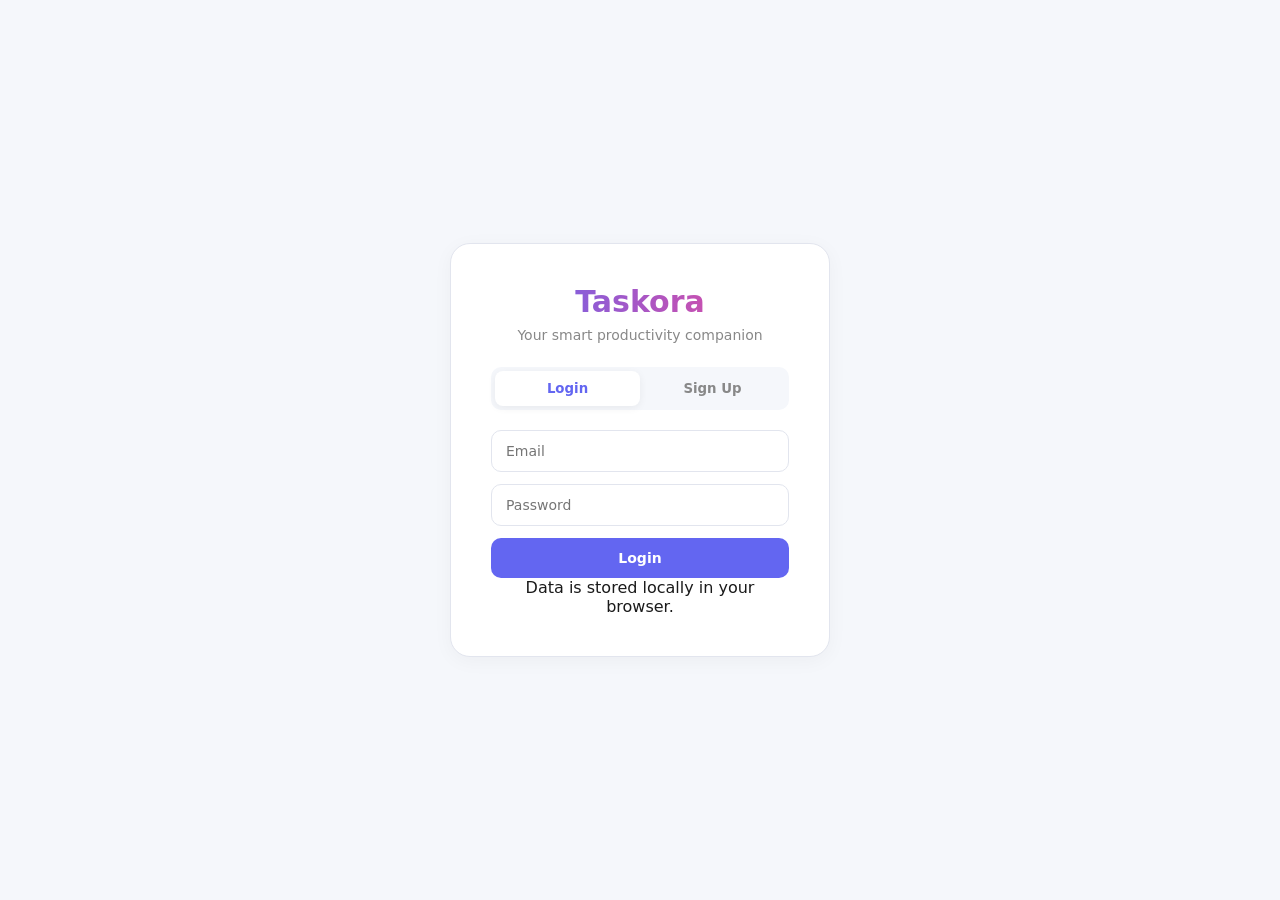
<file: index.html>
<!DOCTYPE html>
<html lang="en">
<head>
  <meta charset="UTF-8" />
  <meta name="viewport" content="width=device-width, initial-scale=1.0" />
  <title>Taskora — Login</title>
  <meta name="viewport" content="width=device-width, initial-scale=1.0" />
    <!-- Ye script theme blink (FOUC) rokega -->
  <script>
    const savedTheme = localStorage.getItem("taskora_theme") || "light";
    document.documentElement.setAttribute("data-theme", savedTheme);
  </script>
  <link rel="stylesheet" href="css/style.css" />
</head>
<body class="auth-body">
  <div class="auth-card">
    <h1 class="logo">Taskora</h1>
    <p class="tagline">Your smart productivity companion</p>

    <div class="tabs">
      <button id="tabLogin" class="tab active">Login</button>
      <button id="tabSignup" class="tab">Sign Up</button>
    </div>

    <div id="authError" class="error-box"></div>

    <form id="loginForm">
      <input type="email" id="loginEmail" placeholder="Email" required />
      <input type="password" id="loginPassword" placeholder="Password" required />
      <button type="submit" class="btn primary-btn">Login</button>
    </form>

    <form id="signupForm" style="display:none">
      <input type="text" id="signupName" placeholder="Full Name" required />
      <input type="email" id="signupEmail" placeholder="Email" required />
      <input type="password" id="signupPassword" placeholder="Password (min 4 chars)" minlength="4" required />
      <button type="submit" class="btn primary-btn">Create Account</button>
    </form>

    <p class="hint">Data is stored locally in your browser.</p>
  </div>

  <script type="module" src="js/auth.js"></script>
</body>
</html>
</file>
<file: css/style.css>
:root {
  --bg: #f5f7fb;
  --text: #1a1a1a;
  --card-bg: #ffffff;
  --border: #e2e5ee;
  --primary: #6366f1;
  --primary-hover: #4f46e5;
  --muted: #888;
  --shadow: 0 4px 20px rgba(0,0,0,.04);
}

[data-theme="dark"] {
  --bg: #0f172a;
  --text: #f8fafc;
  --card-bg: #1e293b;
  --border: #334155;
  --primary: #818cf8;
  --primary-hover: #6366f1;
  --muted: #94a3b8;
  --shadow: 0 4px 20px rgba(0,0,0,.3);
}

* { margin: 0; padding: 0; box-sizing: border-box; font-family: system-ui, -apple-system, sans-serif; transition: background 0.3s, color 0.3s; }
body { background: var(--bg); color: var(--text); min-height: 100vh; }

/* Auth */
.auth-body { display: grid; place-items: center; padding: 20px; }
.auth-card { background: var(--card-bg); padding: 40px; border-radius: 20px; width: 380px; box-shadow: var(--shadow); text-align: center; border: 1px solid var(--border); }
.logo { font-size: 30px; font-weight: 800; background: linear-gradient(90deg,#6366f1,#ec4899); -webkit-background-clip: text; background-clip: text; color: transparent; text-decoration: none; }
.tagline { color: var(--muted); margin: 8px 0 24px; font-size: 14px; }
.tabs { display: flex; background: var(--bg); border-radius: 10px; padding: 4px; margin-bottom: 20px; }
.tab { flex: 1; padding: 10px; border: none; background: none; cursor: pointer; border-radius: 8px; font-weight: 600; color: var(--muted); }
.tab.active { background: var(--card-bg); color: var(--primary); box-shadow: 0 2px 8px rgba(0,0,0,.06); }
.error-box { display: none; background: #fee2e2; color: #b91c1c; padding: 10px; border-radius: 8px; margin-bottom: 12px; font-size: 13px; }

/* Inputs */
input, select, textarea { width: 100%; padding: 12px 14px; border-radius: 10px; border: 1px solid var(--border); margin-bottom: 12px; font-size: 14px; outline: none; background: var(--card-bg); color: var(--text); }
input:focus, select:focus, textarea:focus { border-color: var(--primary); }
textarea { resize: vertical; font-family: inherit; }
.btn { padding: 12px 20px; border-radius: 10px; border: none; cursor: pointer; font-weight: 600; font-size: 14px; transition: all .2s; }
.btn:active { transform: scale(.98); }
.primary-btn { background: var(--primary); color: #fff; width: 100%; }
.primary-btn:hover { background: var(--primary-hover); }
.link-btn { background: none; color: var(--primary); cursor: pointer; border: none; font-weight: 600; font-size: 14px; }
.icon-btn { background: none; border: none; font-size: 20px; cursor: pointer; padding: 5px; border-radius: 50%; }
.icon-btn:hover { background: var(--border); }

/* Navbar */
.navbar { display: flex; gap: 20px; padding: 16px 40px; background: var(--card-bg); align-items: center; box-shadow: var(--shadow); position: sticky; top: 0; z-index: 10; border-bottom: 1px solid var(--border); }
.nav-links { display: flex; gap: 24px; flex: 1; }
.navbar a { text-decoration: none; color: var(--muted); font-weight: 500; font-size: 14px; }
.navbar a:hover, .navbar a.active { color: var(--primary); }

/* Layout */
.container { max-width: 1050px; margin: 32px auto; padding: 0 20px; }
h2 { margin-bottom: 6px; }
.subtitle { color: var(--muted); font-size: 14px; margin-bottom: 20px; }

/* Stats */
.stats-grid { display: grid; grid-template-columns: repeat(4, 1fr); gap: 16px; margin: 20px 0; }
.stat-card { background: var(--card-bg); padding: 24px; border-radius: 16px; text-align: center; box-shadow: var(--shadow); border: 1px solid var(--border); }
.stat-card h3 { font-size: 32px; color: var(--primary); }
.stat-card p { color: var(--muted); font-size: 13px; margin-top: 4px; }

/* Panels */
.panel { background: var(--card-bg); padding: 24px; border-radius: 16px; box-shadow: var(--shadow); border: 1px solid var(--border); }
.panel h3 { margin-bottom: 16px; font-size: 16px; }
.two-col { display: grid; grid-template-columns: 1fr 1fr; gap: 20px; margin-top: 20px; }

/* Forms & Tasks */
.form-row { display: grid; grid-template-columns: 2fr 1fr 1fr auto; gap: 12px; margin: 20px 0; align-items: start; }
.form-row input, .form-row select { margin-bottom: 0; }
.form-row .btn { width: auto; }
.task-list { list-style: none; }
.task { background: var(--card-bg); padding: 14px 18px; margin-bottom: 10px; border-radius: 12px; display: flex; gap: 14px; align-items: center; border-left: 4px solid var(--border); box-shadow: var(--shadow); border-top: 1px solid var(--border); border-right: 1px solid var(--border); border-bottom: 1px solid var(--border); animation: slideIn 0.3s ease; }
@keyframes slideIn { from { opacity: 0; transform: translateY(-10px); } to { opacity: 1; transform: translateY(0); } }
.task.prio-high { border-left-color: #ef4444; }
.task.prio-medium { border-left-color: #f59e0b; }
.task.prio-low { border-left-color: #10b981; }
.task.done .task-body span { text-decoration: line-through; color: var(--muted); }
.task-body { flex: 1; }
.task-body span { display: block; font-weight: 500; }
.task-body small { color: var(--muted); font-size: 12px; display: flex; gap: 8px; align-items: center; margin-top: 4px; }
.badge { padding: 2px 8px; border-radius: 20px; font-size: 11px; text-transform: uppercase; font-weight: 600; color: #fff; }
.badge.low { background: #10b981; }
.badge.medium { background: #f59e0b; }
.badge.high { background: #ef4444; }
.del-btn, .edit-btn { background: none; border: none; color: var(--muted); cursor: pointer; font-size: 16px; padding: 4px 8px; }
.del-btn:hover { color: #ef4444; }
.edit-btn:hover { color: var(--primary); }
.empty { padding: 20px; text-align: center; color: var(--muted); background: var(--card-bg); border-radius: 12px; border: 1px dashed var(--border); }
input[type="checkbox"] { width: 20px; height: 20px; margin: 0; cursor: pointer; accent-color: var(--primary); flex-shrink: 0; }

/* Utilities */
.filters { display: flex; gap: 10px; margin: 16px 0; align-items: center; flex-wrap: wrap; }
.chip { padding: 8px 16px; border-radius: 20px; border: 1px solid var(--border); background: var(--card-bg); cursor: pointer; font-size: 13px; font-weight: 500; color: var(--text); }
.chip.active { background: var(--primary); color: #fff; border-color: var(--primary); }
.day-label { font-weight: 600; color: var(--text); padding: 0 10px; }
.search-bar { width: 100%; max-width: 300px; margin-bottom: 0; }

/* Journal */
.journal-form { background: var(--card-bg); padding: 20px; border-radius: 16px; box-shadow: var(--shadow); margin-bottom: 20px; border: 1px solid var(--border); }
.journal-form .form-row { grid-template-columns: 1fr auto; margin: 0; }
.journal-list { display: flex; flex-direction: column; gap: 14px; }
.journal-card { background: var(--card-bg); padding: 20px; border-radius: 14px; box-shadow: var(--shadow); border: 1px solid var(--border); }
.journal-header { display: flex; justify-content: space-between; align-items: center; margin-bottom: 10px; gap: 10px; }
.journal-header h4 { font-size: 15px; }
.journal-header small { color: var(--muted); font-size: 12px; margin-left: auto; }
.journal-card p { color: var(--text); font-size: 14px; line-height: 1.6; opacity: 0.9; }

/* Pomodoro & Heatmap */
.pomodoro { text-align: center; padding: 20px 0; }
.pomodoro h1 { font-size: 48px; color: var(--primary); font-variant-numeric: tabular-nums; margin-bottom: 10px; }
.heatmap-container { display: flex; gap: 4px; overflow-x: auto; padding-bottom: 10px; }
.heatmap-day { width: 12px; height: 12px; border-radius: 2px; background: var(--border); }
.heatmap-day.level-1 { background: #c7d2fe; }
.heatmap-day.level-2 { background: #818cf8; }
.heatmap-day.level-3 { background: #4f46e5; }
.heatmap-day.level-4 { background: #3730a3; }

/* Dashboard mini lists */
.mini-list { list-style: none; }
.mini-list li { padding: 10px 0; border-bottom: 1px solid var(--border); font-size: 14px; display: flex; gap: 8px; align-items: center; }
.mini-list li:last-child { border-bottom: none; }
.mini-list .dot { width: 8px; height: 8px; border-radius: 50%; display: inline-block; }
.dot.prio-high { background: #ef4444; }
.dot.prio-medium { background: #f59e0b; }
.dot.prio-low { background: #10b981; }
.muted { color: var(--muted); font-size: 13px; }
 /* ---------- Mobile & Tablet Responsive Fixes ---------- */
@media (max-width: 768px) {
  /* Navbar fix: Links ko scrollable banayein taaki screen se bahar na nikle */
  .navbar { 
    flex-direction: column; 
    align-items: flex-start; 
    padding: 12px 16px; 
    gap: 10px; 
  }
  .nav-links { 
    width: 100%; 
    overflow-x: auto; 
    padding-bottom: 8px; 
    gap: 16px;
    white-space: nowrap;
  }
  .nav-links::-webkit-scrollbar { display: none; } /* Scrollbar hide karein */
  
  /* Stats Cards (Dashboard) */
  .stats-grid { grid-template-columns: repeat(2, 1fr); gap: 12px; }
  .stat-card { padding: 16px; }
  .stat-card h3 { font-size: 24px; }
  
  /* Two Column layout ko 1 column banayein */
  .two-col { grid-template-columns: 1fr; gap: 16px; }
  
  /* Task Form aur Schedule Form */
  .form-row { 
    grid-template-columns: 1fr; 
    gap: 10px; 
    margin: 15px 0;
  }
  .form-row .btn { width: 100%; }
  
  /* Filters (Search & Chips) */
  .filters { flex-direction: column; align-items: stretch; gap: 12px; }
  .search-bar { max-width: 100%; }
  .chip { text-align: center; padding: 10px; }
  
  /* Task List */
  .task { padding: 12px; gap: 10px; }
  .task-body small { flex-wrap: wrap; } /* Date aur priority ek line me na aayein toh wrap ho */
  
  /* Journal Form */
  .journal-form .form-row { grid-template-columns: 1fr; }
  
  /* Pomodoro Timer (Dashboard) */
  .pomodoro h1 { font-size: 36px; }
  
  /* Heatmap (Analytics) */
  .heatmap-container { justify-content: flex-start; }
}

/* Extra Small Devices (Chhote phones) */
@media (max-width: 400px) {
  .stats-grid { grid-template-columns: 1fr; }
  .navbar .logo { margin-bottom: 5px; }
  .btn.primary-btn { font-size: 13px; padding: 10px; }
}
</file>
